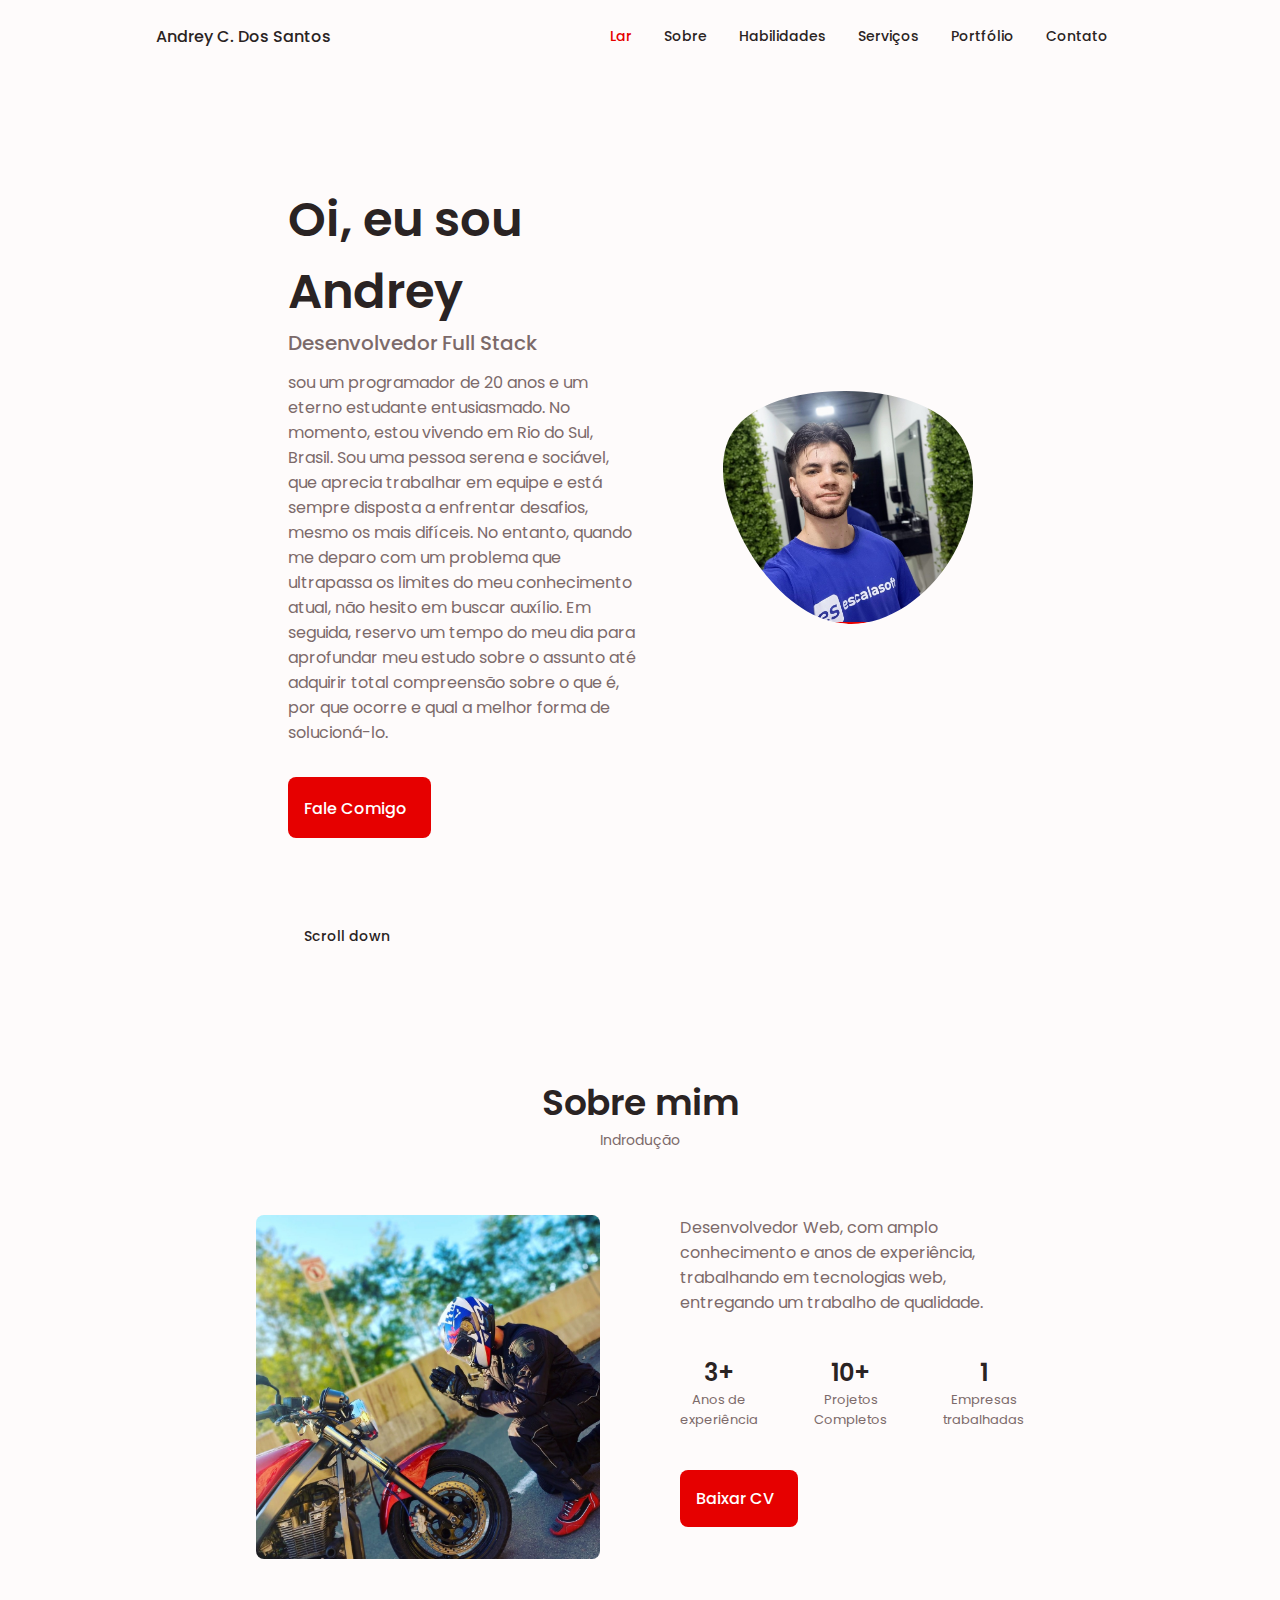
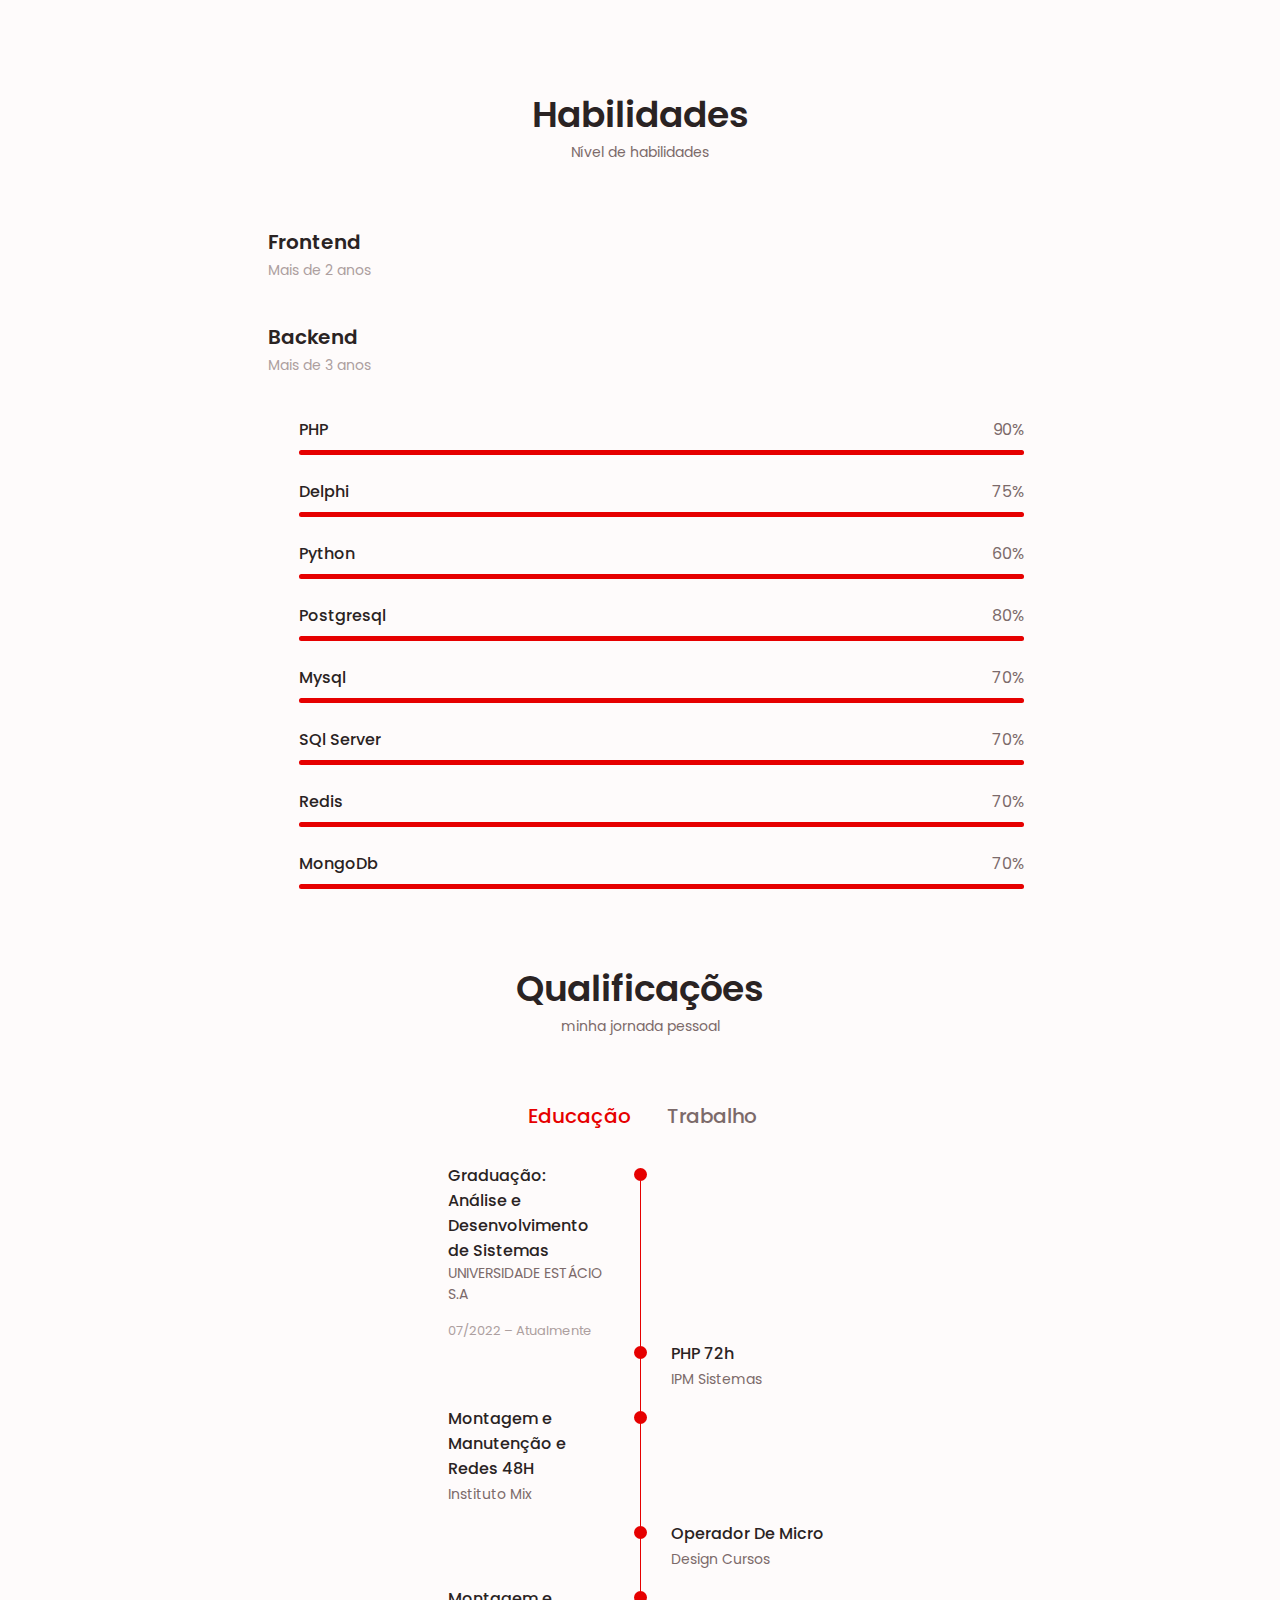
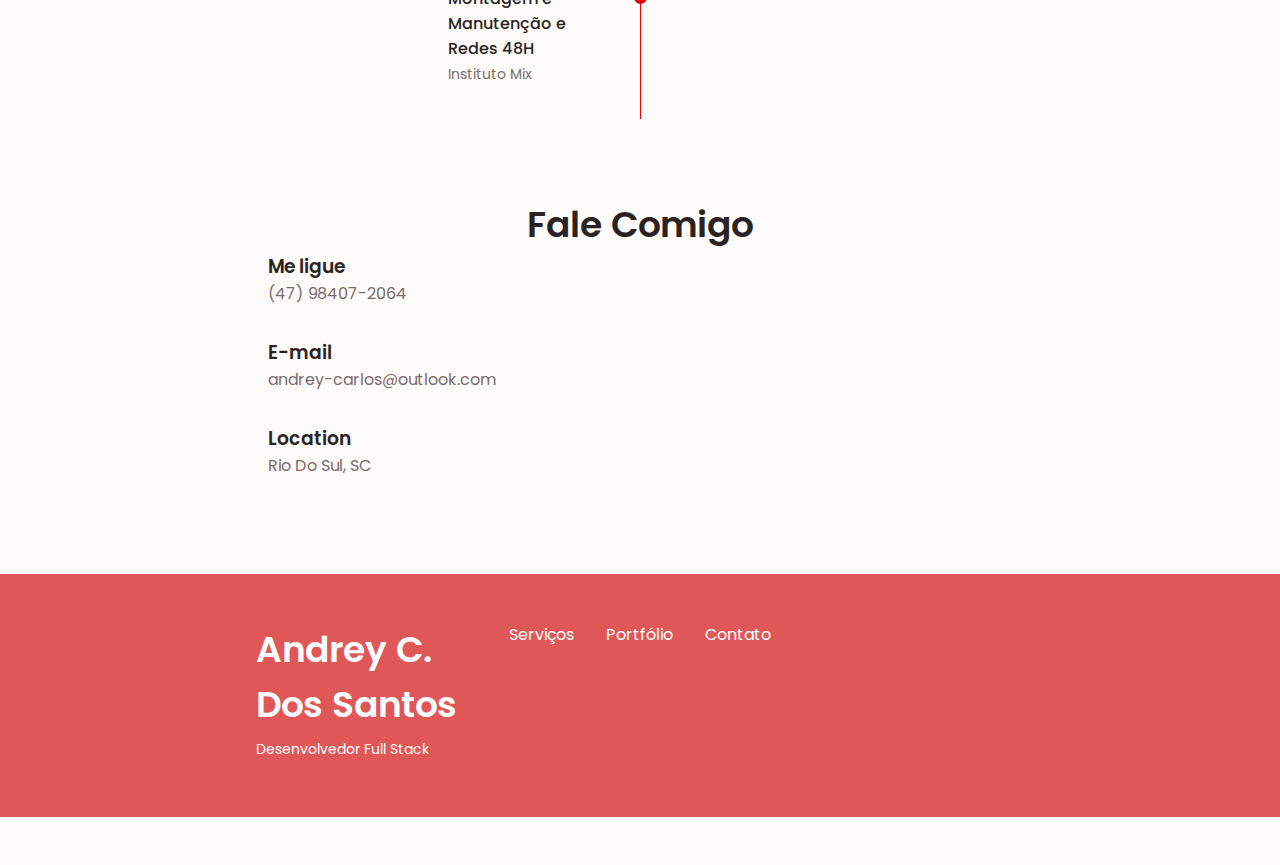
<file: index.html>
<!DOCTYPE html>
<html lang="en">

<head>
    <meta charset="UTF-8">
    <meta name="viewport" content="width=device-width, initial-scale=1.0">

    <!--==================== UNICONS ====================-->
    <link rel="stylesheet" href="https://unicons.iconscout.com/release/v4.0.0/css/line.css">

    <!--==================== SWIPER CSS ====================-->
    <link rel="stylesheet" href="assets/css/swiper-bundle.min.css">

    <!--==================== CSS ====================-->
    <link rel="stylesheet" href="assets/css/styles.css">

    <title>Andrey C. Dos Santos</title>
</head>

<body>
    <!--==================== HEADER ====================-->
    <header class="header" id="header">
        <nav class="nav container">
            <a href="#" class="nav__logo">Andrey C. Dos Santos</a>

            <div class="nav__menu" id="nav-menu">
                <ul class="nav__list grid">
                    <li class="nav__item">
                        <a href="#home" class="nav__link active-link">
                            <i class="uil uil-estate nav__icon"></i>Lar
                        </a>
                    </li>
                    <li class="nav__item">
                        <a href="#about" class="nav__link">
                            <i class="uil uil-user nav__icon"></i>Sobre
                        </a>
                    </li>
                    <li class="nav__item">
                        <a href="#skills" class="nav__link">
                            <i class="uil uil-file-alt nav__icon"></i>Habilidades
                        </a>
                    </li>
                    <li class="nav__item">
                        <a href="#services" class="nav__link">
                            <i class="uil uil-briefcase nav__icon"></i>Serviços
                        </a>
                    </li>
                    <li class="nav__item">
                        <a href="#portfolio" class="nav__link">
                            <i class="uil uil-scenery nav__icon"></i>Portfólio
                        </a>
                    </li>
                    <li class="nav__item">
                        <a href="#contact" class="nav__link">
                            <i class="uil uil-message nav__icon"></i>Contato
                        </a>
                    </li>
                </ul>
                <i class="uil uil-times nav__close" id="nav-close"></i>

            </div>

            <div class="nav__btns">

                <!-- Theme change button -->

                <i class="uil uil-moon change-theme" id="theme-button"></i>

                <div class="nav__toggle" id="nav-toggle">
                    <i class="uil uil-apps"> </i>

                </div>
            </div>
        </nav>
    </header>

    <!--==================== MAIN ====================-->
    <main class="main">
        <!--==================== HOME ====================-->
        <section class="home section" id="home">
            <div class="home__container container grid">
                <div class="home__content grid">
                    <div class="home__social">
                        <a href="http://linkedin.com/" target="_blank" class="home__social-icon">
                            <i class="uil uil-linkedin-alt"></i>
                        </a>
                        <a href="http://dribble.com" target="_blank" class="home__social-icon">
                            <i class="uil uil-dribbble"></i>
                        </a>
                        <a href="http://github.com" target="_blank" class="home__social-icon">
                            <i class="uil uil-github-alt"></i>
                        </a>
                    </div>

                    <div class="home__img">
                        <svg class="home__blob" viewBox="0 0 200 187" xmlns="http://www.w3.org/2000/svg"
                            xmlns:xlink="http://www.w3.org/1999/xlink">
                            <mask id="mask0" mask-type="alpha">
                                <path d="M190.312 36.4879C206.582 62.1187 201.309 102.826 182.328 134.186C163.346 165.547 
                                    130.807 187.559 100.226 186.353C69.6454 185.297 41.0228 161.023 21.7403 129.362C2.45775 
                                    97.8511 -7.48481 59.1033 6.67581 34.5279C20.9871 10.1032 59.7028 -0.149132 97.9666 
                                    0.00163737C136.23 0.303176 174.193 10.857 190.312 36.4879Z" />
                            </mask>
                            <g mask="url(#mask0)">
                                <path d="M190.312 36.4879C206.582 62.1187 201.309 102.826 182.328 134.186C163.346 
                                    165.547 130.807 187.559 100.226 186.353C69.6454 185.297 41.0228 161.023 21.7403 
                                    129.362C2.45775 97.8511 -7.48481 59.1033 6.67581 34.5279C20.9871 10.1032 59.7028 
                                    -0.149132 97.9666 0.00163737C136.23 0.303176 174.193 10.857 190.312 36.4879Z" />
                                <image class="home__blob-img" x="0" y="0" xlink:href="assets/img/perfil.jpg" />
                            </g>
                        </svg>
                    </div>

                    <div class="home__data">
                        <h1 class="home__title">Oi, eu sou Andrey</h1>
                        <h3 class="home__subtitle">Desenvolvedor Full Stack</h3>
                        <p class="home__description">sou um programador de 20 anos e um eterno estudante entusiasmado. No momento, estou vivendo em Rio do Sul, Brasil. Sou uma pessoa serena e sociável, que aprecia trabalhar em equipe e está sempre disposta a enfrentar desafios, mesmo os mais difíceis. No entanto, quando me deparo com um problema que ultrapassa os limites do meu conhecimento atual, não hesito em buscar auxílio. Em seguida, reservo um tempo do meu dia para aprofundar meu estudo sobre o assunto até adquirir total compreensão sobre o que é, por que ocorre e qual a melhor forma de solucioná-lo.</p>
                        <a href="#contact" class="button button-flex">
                            Fale Comigo <i class="uil uil-message button__icon"></i>
                        </a>
                    </div>
                </div>
                <div class="home__scroll">
                    <a href="#about" class="home__scroll-button button--flex">
                        <i class="uil uil-mouse-alt-2 home__scroll-mouse"></i>
                        <span class="home__scroll-name">Scroll down</span>
                        <i class="uil uil-arrow-down home__scroll-arrow"></i>
                    </a>
                </div>
            </div>
        </section>

        <!--==================== ABOUT ====================-->
        <section class="about section" id="about">
            <h2 class="section__title">Sobre mim</h2>
            <span class="section__subtitle">Indrodução</span>

            <div class="about__container container grid">
                <img src="assets/img/about.jpg" alt="" class="about__img">

                <div class="about__data">
                    <p class="about__description">Desenvolvedor Web, com amplo conhecimento
                        e anos de experiência, trabalhando em tecnologias web, entregando um trabalho de qualidade.
                    </p>

                    <div class="about__info">
                        <div>
                            <span class="about__info-title">3+</span>
                            <span class="about__info-name">Anos de <br> experiência</span>
                        </div>

                        <div>
                            <span class="about__info-title">10+</span>
                            <span class="about__info-name">Projetos <br> Completos</span>
                        </div>

                        <div>
                            <span class="about__info-title">1</span>
                            <span class="about__info-name">Empresas <br> trabalhadas</span>
                        </div>
                    </div>

                    <div class="about__buttons">
                        <a download="" href="assets/pdf/Andrey-Cv" class="button button--flex">
                            Baixar CV<i class="uil uil-download-alt button__icon"></i>
                        </a>
                    </div>
                </div>
            </div>

        </section>

        <!--==================== SKILLS ====================-->
        <section class="skills section" id="skills">
            <h2 class="section__title">Habilidades</h2>
            <span class="section__subtitle">Nível de habilidades</span>

            <div class="skills__container container grid">
                <div>
                    <!--==================== SKILLS 2 ====================-->
                    <div class="skills__content skills__close">
                        <div class="skills__header">
                            <i class="uil uil-brackets-curly skills__icon"></i>

                            <div>
                                <h1 class="skills__title">Frontend</h1>
                                <span class="skills__subtitle">Mais de 2 anos</span>
                            </div>

                            <i class="uil uil-angle-down skills__arrow"></i>
                        </div>

                        <div class="skills__list grid">
                            <div class="skills__data">
                                <div class="skills__titles">
                                    <h3 class="skills__name">HTML</h3>
                                    <span class="skills__number">90%</span>

                                </div>
                                <div class="skills__bar">
                                    <div class="skills__percentage skills__html"></div>
                                </div>

                            </div>

                            <div class="skills__data">
                                <div class="skills__titles">
                                    <h3 class="skills__name">CSS</h3>
                                    <span class="skills__number">40%</span>

                                </div>
                                <div class="skills__bar">
                                    <div class="skills__percentage skills__css"></div>
                                </div>

                            </div>

                            <div class="skills__data">
                                <div class="skills__titles">
                                    <h3 class="skills__name">JavaScript</h3>
                                    <span class="skills__number">90%</span>

                                </div>
                                <div class="skills__bar">
                                    <div class="skills__percentage skills__js"></div>
                                </div>

                            </div>

                            <div class="skills__data">
                                <div class="skills__titles">
                                    <h3 class="skills__name">Jquery</h3>
                                    <span class="skills__number">70%</span>

                                </div>
                                <div class="skills__bar">
                                    <div class="skills__percentage skills__react"></div>
                                </div>

                            </div>
                        </div>
                    </div>


                    <!--==================== SKILLS 1 ====================-->
                    <div class="skills__content skills__open">
                        <div class="skills__header">
                            <i class="uil uil-server-network skills__icon"></i>

                            <div>
                                <h1 class="skills__title">Backend</h1>
                                <span class="skills__subtitle">Mais de 3 anos</span>
                            </div>

                            <i class="uil uil-angle-down skills__arrow"></i>
                        </div>

                        <div class="skills__list grid">
                            <div class="skills__data">
                                <div class="skills__titles">
                                    <h3 class="skills__name">PHP</h3>
                                    <span class="skills__number">90%</span>

                                </div>
                                <div class="skills__bar">
                                    <div class="skills__percentage skills__php"></div>
                                </div>

                            </div>

                            <div class="skills__data">
                                <div class="skills__titles">
                                    <h3 class="skills__name">Delphi</h3>
                                    <span class="skills__number">75%</span>

                                </div>
                                <div class="skills__bar">
                                    <div class="skills__percentage skills__delphi"></div>
                                </div>

                            </div>

                            <div class="skills__data">
                                <div class="skills__titles">
                                    <h3 class="skills__name">Python</h3>
                                    <span class="skills__number">60%</span>

                                </div>
                                <div class="skills__bar">
                                    <div class="skills__percentage skills__python"></div>
                                </div>

                            </div>

                            <div class="skills__data">
                                <div class="skills__titles">
                                    <h3 class="skills__name">Postgresql</h3>
                                    <span class="skills__number">80%</span>

                                </div>
                                <div class="skills__bar">
                                    <div class="skills__percentage skills__postgresql"></div>
                                </div>

                            </div>

                            
                            <div class="skills__data">
                                <div class="skills__titles">
                                    <h3 class="skills__name">Mysql</h3>
                                    <span class="skills__number">70%</span>

                                </div>
                                <div class="skills__bar">
                                    <div class="skills__percentage skills__mysql"></div>
                                </div>

                            </div>

                            <div class="skills__data">
                                <div class="skills__titles">
                                    <h3 class="skills__name">SQl Server</h3>
                                    <span class="skills__number">70%</span>

                                </div>
                                <div class="skills__bar">
                                    <div class="skills__percentage skills__sql_server"></div>
                                </div>

                            </div>

                            <div class="skills__data">
                                <div class="skills__titles">
                                    <h3 class="skills__name">Redis</h3>
                                    <span class="skills__number">70%</span>

                                </div>
                                <div class="skills__bar">
                                    <div class="skills__percentage skills__sql_redis"></div>
                                </div>

                            </div>

                            <div class="skills__data">
                                <div class="skills__titles">
                                    <h3 class="skills__name">MongoDb</h3>
                                    <span class="skills__number">70%</span>

                                </div>
                                <div class="skills__bar">
                                    <div class="skills__percentage skills__sql_mongo_db"></div>
                                </div>

                            </div>
                    </div>
                </div>
            </div>
            </div>


            </div>
            </div>

        </section>

        <!--==================== QUALIFICATION ====================-->
        <section class="qualification__section">
            <h2 class="section__title">Qualificações</h2>
            <span class="section__subtitle">minha jornada pessoal</span>

            <div class="qualification__container container">
                <div class="qualification__tabs">
                    <div class="qualification__button button--flex qualification__active" data-target='#education'>
                        <i class="uil uil-graduation-cap qualification__icon"></i>
                        Educação
                    </div>

                    <div class="qualification__button button--flex" data-target="#work">
                        <i class="uil uil-briefcase-alt qualification__icon"></i>
                        Trabalho
                    </div>
                </div>

                <div class="qualification__sections">
            <!--==================== QUALIFICATION CONTENT 1 ====================-->
            <div class="qualification__content qualification__active" data-content id="education">
             <!--==================== QUALIFICATION 1 ====================--> 
             <div class="qualification__data">
                 <div>
                     <h3 class="qualification__title">Graduação:<br/>Análise e Desenvolvimento de Sistemas</h3>
                     <span class="qualification__subtitle">UNIVERSIDADE ESTÁCIO S.A</span>
                     <div class="qualification__calendar">
                        <i class="uil uil-calendar-alt"></i>
                        07/2022 – Atualmente
                     </div>
                 </div>

                 <div>
                     <span class="qualification__rounder"></span>
                     <span class="qualification__line"></span>
                 </div>
             </div>
             
             <!--==================== QUALIFICATION 2 ====================--> 
             <div class="qualification__data">
                <div></div>
                <div>
                   <span class="qualification__rounder"></span>
                   <span class="qualification__line"></span>
                </div>

                <div>
                    <h3 class="qualification__title">PHP 72h</h3>
                    <span class="qualification__subtitle">IPM Sistemas</span>
                    <div class="qualification__calendar">
                    </div>
                </div>
            </div> 

            <!--==================== QUALIFICATION 3 ====================--> 
            <div class="qualification__data">
                <div>
                    <h3 class="qualification__title">Montagem e Manutenção e Redes 48H</h3>
                    <span class="qualification__subtitle">Instituto Mix</span>
                </div>

                <div>
                    <span class="qualification__rounder"></span>
                    <span class="qualification__line"></span>
                </div>
            </div> 

            <!--==================== QUALIFICATION 4 ====================--> 
            <div class="qualification__data">
                <div></div>
                <div>
                    <span class="qualification__rounder"></span>
                    <span class="qualification__line"></span>
                </div>

                <div>
                    <h3 class="qualification__title">Operador De Micro</h3>
                    <span class="qualification__subtitle">Design Cursos</span>
                </div>

                
            </div>

            <!--==================== QUALIFICATION 5 ====================--> 
            <div class="qualification__data">
                <div>
                    <h3 class="qualification__title">Montagem e Manutenção e Redes 48H</h3>
                    <span class="qualification__subtitle">Instituto Mix</span>
                </div>

                <div>
                    <span class="qualification__rounder"></span>
                    <span class="qualification__line"></span>
                </div>
            </div> 

            </div>
            
            <!--==================== QUALIFICATION CONTENT 2 ====================-->
            <div class="qualification__content" data-content id="work">
                <!--==================== QUALIFICATION 1 ====================--> 
                <div class="qualification__data">
                    <div>
                        <h3 class="qualification__title">Desenvolvedor Delphi</h3>
                        <span class="qualification__subtitle">IPM Sistemas</span>
                        <div class="qualification__calendar">
                           <i class="uil uil-calendar-alt"></i>
                           2022 - 2023
                        </div>
                    </div>
   
                    <div>
                        <span class="qualification__rounder"></span>
                        <span class="qualification__line"></span>
                    </div>
                </div>
                
                <!--==================== QUALIFICATION 2 ====================--> 
                <div class="qualification__data">
                   <div></div>
                   <div>
                      <span class="qualification__rounder"></span>
                      <span class="qualification__line"></span>
                   </div>
   
                   <div>
                       <h3 class="qualification__title">Desenvolvedor Web Full-Stack</h3>
                       <span class="qualification__subtitle">IPM Sistemas</span>
                       <div class="qualification__calendar">
                          <i class="uil uil-calendar-alt"></i>
                          2020-2022
                       </div>
                   </div>
               </div> 
   
               <!--==================== QUALIFICATION 3 ====================--> 
               <div class="qualification__data">
                   <div>
                       <h3 class="qualification__title">Jovem Aprendiz </h3>
                       <span class="qualification__subtitle">IPM Sistemas</span>
                       <div class="qualification__calendar">
                          <i class="uil uil-calendar-alt"></i>
                          2020 - 2020
                       </div>
                   </div>
   
                   <div>
                       <span class="qualification__rounder"></span>
                       <!-- <span class="qualification__line"></span> -->
                   </div>
               </div> 
          
               </div> 
             
               </div>
            </div>
        </section>
      
        <!--==================== CONTACT ME ====================-->
        <section class="contact section" id="contact">
            <h2 class="section__title">Fale Comigo</h2>

            <div class="contact__container container grid">
                <div>
                    <div class="contact__information">
                        <i class="uil uil-phone-alt contact__icon"></i>

                        <div>
                            <h3 class="contact__title">Me ligue</h3>
                            <span class="contatc__subtitle">(47) 98407-2064</span>
                        </div>
                    </div>

                    <div class="contact__information">
                        <i class="uil uil-envelope contact__icon"></i>

                        <div>
                            <h3 class="contact__title">E-mail</h3>
                            <span class="contatc__subtitle">andrey-carlos@outlook.com</span>
                        </div>
                    </div>

                    <div class="contact__information">
                        <i class="uil uil-map-marker contact__icon"></i>

                        <div>
                            <h3 class="contact__title">Location</h3>
                            <span class="contatc__subtitle">Rio Do Sul, SC</span>
                        </div>
                    </div>
                </div>
            </div>

        </section>
    </main>

    <!--==================== FOOTER ====================-->
    <footer class="footer">

        <div class="footer__bg">
            <div class="footer__container container grid">
                <div>
                    <h1 class="footer__title">Andrey C. Dos Santos</h1>
                    <span class="footer__subtitle">Desenvolvedor Full Stack</span>
                </div>

                <ul class="footer__links">
                    <li>
                        <a href="#services" class="footer__link">Serviços</a>
                    </li>
                    <li>
                        <a href="#portfolio" class="footer__link">Portfólio</a>
                    </li>
                    <li>
                        <a href="#contact" class="footer__link">Contato</a>
                    </li>
                </ul>
            </div>
        </div>

    </footer>

    <!--==================== SCROLL TOP ====================-->
    <a href="#" class="scrollup" id="scroll-up">
        <i class="uil uil-arrow-up scrollup__icon"></i>
    </a>
    

    <!--==================== SWIPER JS ====================-->
    <script src="assets/js/swiper-bundle.min.js"></script>

    <!--==================== MAIN JS ====================-->
    <script src="assets/js/main.js"></script>
</body>

</html>
</file>
<file: assets/css/styles.css>
/*==================== GOOGLE FONTS ====================*/
@import url('https://fonts.googleapis.com/css2?family=Poppins:wght@400;500;600&display=swap');

/*==================== VARIABLES CSS ====================*/
:root {
    --header-height: 3rem;

    /*========== Colors ==========*/
    /* Change favorite color */
    --hue-color: 0; /*Purple 250 - Green 142 - Blue 230 - Pink 340*/

    /* HSL color mode */
    --first-color: hsl(var(--hue-color), 100%, 45%);
    --first-color-second: hsl(var(--hue-color), 69%, 61%) ;
    --first-color-alt: hsl(var(--hue-color), 57%, 53%);
    --first-color-lighter: hsl(var(--hue-color), 92%, 85%);
    --title-color: hsl(var(--hue-color), 9%, 15%);
    --text-color: hsl(var(--hue-color), 8%, 45%);
    --text-color-light: hsl(var(--hue-color), 8%, 65%);
    --input-color: hsl(var(--hue-color), 70%, 96%);
    --body-color: hsl(var(--hue-color), 60%, 99%);
    --container-color: hsl(var(--hue-color), 100%, 98%);
    --scroll-bar-color: hsl(var(--hue-color), 12%, 90%);
    --scroll-thumb-color: hsl(var(--hue-color), 12%, 80%);

    /*========== Font and typography ==========*/
    --body-font: 'Poppins', sans-serif;

    /* .5rem = 8px, 1rem = 16px, 1.5rem = 24px ... */
    --big-font-size: 2rem;
    --h1-font-size: 1.5rem;
    --h2-font-size: 1.25rem;
    --h3-font-size: 1.125rem;
    --normal-font-size: .938rem;
    --small-font-size: .813rem;
    --smaller-font-size: .75rem;

    /*========== Font weight ==========*/
    --font-medium: 500;
    --font-semi-bold: 600;

    /*========== Margenes Bottom ==========*/
    /* .25rem = 4px, .5rem = 8px, .75rem = 12px ... */
    --mb-0-25: .25rem;
    --mb-0-5: .5rem;
    --mb-0-75: .75rem;
    --mb-1: 1rem;
    --mb-1-5: 1.5rem;
    --mb-2: 2rem;
    --mb-2-5: 2.5rem;
    --mb-3: 3rem;

    /*========== z index ==========*/
    --z-tooltip: 10;
    --z-fixed: 100;
    --z-modal: 1000;
}

/* Font size for large devices */
@media screen and (min-width: 968px) {
    :root {
        --big-font-size: 3rem;
        --h1-font-size: 2.25rem;
        --h2-font-size: 1.5rem;
        --h3-font-size: 1.25rem;
        --normal-font-size: 1rem;
        --small-font-size: .875rem;
        --smaller-font-size: .813rem;
    }
}

/*========== Variables Dark theme ==========*/
body.dark-theme {
    /* HSL color mode */
--first-color-second: hsl(var(--hue-color), 30%, 8%);
--title-color: hsl(var(--hue-color), 8%, 95%);
--text-color: hsl(var(--hue-color), 8%, 45%);
--text-color-light: hsl(var(--hue-color), 8%, 75%);
--input-color: hsl(var(--hue-color), 29%, 16%);
--body-color: hsl(var(--hue-color), 28%, 12%);
--container-color: hsl(var(--hue-color), 29%, 16%);
--scroll-bar-color: hsl(var(--hue-color), 12%, 48%);
--scroll-thumb-color: hsl(var(--hue-color), 12%, 36%);
}


/*========== Button Dark/Light ==========*/
.nav__btns {
    display: flex;
    align-items: center;

}

.change-theme {
    font-size: 1.25rem;
    color: var(--title-color);
    margin-right: var(--mb-1);
    cursor: pointer;
}

.change-theme:hover {
    color: var(--first-color);
}



/*==================== BASE ====================*/
* {
    box-sizing: border-box;
    padding: 0;
    margin: 0;
}

html {
    scroll-behavior: smooth;
}

body {
    margin: 0 0 var(--header-height) 0;
    font-family: var(--body-font);
    font-size: var(--normal-font-size);
    background-color: var(--body-color);
    color: var(--text-color);
}

h1, h2, h3, h4 {
    color: var(--title-color);
    font-weight: var(--font-semi-bold);
}

ul {
    list-style: none;
}

a {
    text-decoration: none;
}

img {
    max-width: 100%;
    height: auto;
}

/*==================== REUSABLE CSS CLASSES ====================*/
.section {
    padding: 2rem 0 4rem;

}

.section__title {
    font-size: var(--h1-font-size);
}

.section__subtitle {
    display: block;
    font-size: var(--small-font-size);
    margin-bottom: var(--mb-3);
}

.section__title, .section__subtitle {
    text-align: center;
}

/*==================== LAYOUT ====================*/
.container {
    max-width: 768px;
    margin-left: var(--mb-1-5);
    margin-right: var(--mb-1-5);
}

.grid {
    display: grid;
    gap: 1.5rem;
}

.header {
    width: 100%;
    position: fixed;
    bottom: 0;
    left: 0;
    z-index: var(--z-fixed);
    background-color: var(--body-color);

}

/*==================== NAV ====================*/

.nav {
    max-width: 968px;
    height: var(--header-height);
    display: flex;
    justify-content: space-between;
    align-items: center; 

}

.nav__logo, .nav__toggle {
    color: var(--title-color);
    font-weight: var(--font-medium);
}

.nav__logo:hover {
    color: var(--first-color)
}

.nav__toggle {
    font-size: 1.1rem;
    cursor: pointer;

}

.nav__toggle:hover {
    color: var(--first-color);
}

@media screen and (max-width: 767px) {
    .nav__menu {
        position: fixed;
        bottom: -100%;
        left: 0;
        width: 100%;
        background-color: var(--body-color);
        padding: 2rem, 1.5rem, 4rem;
        box-shadow: 0 -1px 4px rgba(0,0,0,.15);
        border-radius: 1.5rem 1.5rem 0 0;
        transition: .3s;
    }
}

.nav__list {
    grid-template-columns: repeat(3, 1fr);
    gap: 2rem;
}

.nav__link {
    display: flex;
    flex-direction: column;
    align-items: center;
    font-size: var(--small-font-size);
    color: var(--title-color);
    font-weight: var(--font-medium);

}

.nav__link:hover {
    color: var(--first-color);
}

.nav__icon {
    font-size: 1.2rem;
}

.nav__close {
    position: absolute;
    right: 1.3rem;
    bottom: .5rem;
    font-size: 1.5rem;
    cursor: pointer;
    color: var(--first-color)
}

.nav__close:hover {
    color: var(--first-color-alt)
}
/* show menu */
.show-menu{
    bottom: 0
}

/* Active link */
.active-link {
    color: var(--first-color);
}

/* Change background header */
.scroll-header {
    box-shadow: 0 -1px 4px rgba(0,0,0, .15);
    
}

/*==================== HOME ====================*/
.home__container {
    gap: 1rem;
}

.home__content{
    grid-template-columns: .5fr 3fr;
    padding-top: 3.5rem;
    align-items: center;
}



.home__social {
    display: grid;
    grid-template-columns: max-content;
    row-gap: 1rem;
}

.home__social-icon {
    font-size: 1.25rem;
    color: var(--first-color);
}

.home__social-icon:hover {
    color: var(--first-color-alt)
}

.home__blob {
    width: 270px;
    fill: var(--first-color);
}

.home__blob-img {
    width: 200px;
}

.home__data {
    grid-column: 1/3;
}

.home__title {
    font-size: var(--big-font-size);
}

.home__subtitle {
    font-size: var(--h3-font-size);
    color: var(--text-color);
    font-weight: var(--font-medium);
    margin-bottom: var(--mb-0-75);
}

.home__description {
    margin-bottom: var(--mb-2);
}

.home__scroll-button {
    color: var(--first-color);
    transition: 3s;

}

.home__scroll-button:hover {
    transform: translateY(0.25rem);
}

.home__scroll-mouse {
    font-size: 2rem;

}

.home__scroll-name {
    font-size: var(--small-font-size);
    color: var(--title-color);
    font-weight: var(--font-medium);
    margin-right: var(--mb-0-25);

}

.home__scroll-arrow {
    font-size: 1.25rem;

}
/*==================== BUTTONS ====================*/

.button {
    display: inline-block;
    background-color: var(--first-color);
    color: #FFFF;
    padding: 1rem;
    border-radius: .5rem;
    font-weight: var(--font-medium);

}

.button:hover {
    background-color: var(--first-color-alt);
}

.button__icon {
    font-size: 1.2rem;
    margin-left: var(--mb-0-5);
    transition: .3s;
}

.button--white {
    background-color: #FFF;
    color: var(--first-color)
}

.button--white:hover {
    background-color: #FFF;
}

.button--flex {
    display: inline-flex;
    align-items: center;
    transition: .3s;

}

.button--small {
    padding: .75rem 1rem;
}

.button--link {
    padding: 0;
    background-color: transparent;
    color: var(--first-color);
}

.button--link:hover {
    background-color: transparent;
    color: var(--first-color-alt);
}


/*==================== ABOUT ====================*/
.about__img {
    width: 200px;
    border-radius: .5rem;
    justify-self: center;
    align-self: center;

}

.about__description {
    text-align: center;
    margin-bottom: var(--mb-2-5);

}

.about__info {
    display: flex;
    justify-content: space-evenly;
    margin-bottom: var(--mb-2-5);
}

.about__info-title {
    font-size: var(--h2-font-size);
    font-weight: var(--font-semi-bold);
    color: var(--title-color);
}

.about__info-name {
    font-size: var(--smaller-font-size);

}

.about__info-title, .about__info-name {
    display: block;
    text-align: center;

}

.about__buttons {
    display: flex;
    justify-content: center;
}

/*==================== SKILLS ====================*/
.skills__container {
    row-gap: 0;
}

.skills__header {
    display: flex;
    align-items: center;
    margin-bottom: var(--mb-2-5);
    cursor: pointer;
}

.skills__icon, .skills__arrow {
    font-size: 2rem;
    color: var(--first-color);

}

.skills__icon {
    margin-right: var(--mb-0-75);

}

.skills__title {
    font-size: var(--h3-font-size);
}

.skills__subtitle {
    font-size: var(--small-font-size);
    color: var(--text-color-light);

}

.skills__arrow {
    margin-left: auto;
    transition: .4s;

}

.skills__list {
    row-gap: 1.5rem;
    padding-left: 2.7rem;
}

.skills__titles {
    display: flex;
    justify-content: space-between;
    margin-bottom: var(--mb-0-5)
}

.skills__name {
    font-size: var(--normal-font-size);
    font-weight: var(--font-medium);
}

.skills__bar, .skills__percentage {
    height: 5px;
    border-radius: .25rem;

}

.skills__bar {
    background-color: var(--first-color-lighter);

}

.skills__percentage {
    display: block;
    background-color: var(--first-color);
}

.skills__html {
    width: 100%;
}

.skills__close .skills__list {
    
    height: 0;
    overflow: hidden;

}

.skills__open .skills__list {
    height: max-content;
    margin-bottom: var(--mb-2-5);

}

.skills__open .skills__arrow {
    transform: rotate(-180deg);
}
/*==================== QUALIFICATION ====================*/
.qualification__tabs {
    display: flex;
    justify-content: space-evenly;
    margin-bottom: var(--mb-2)
}

.qualification__button {
    font-size: var(--h3-font-size);
    font-weight: var(--font-medium);
    cursor: pointer
}

.qualification__button:hover {
    color: var(--first-color);
}

.qualification__icon {
    font-size: 1.8rem;
    margin-right: var(--mb-0-25);
}

.qualification__data {
    display: grid;
    grid-template-columns: 1fr max-content 1fr;
    column-gap: 1.5rem;
}

.qualification__title {
    font-size: var(--normal-font-size);
    font-weight: var(--font-medium);
}

.qualification__subtitle {
    display: inline-block;
    font-size: var(--small-font-size);
    margin-bottom: var(--mb-1);
}

.qualification__calendar {
    font-size: var(--smaller-font-size);
    color: var(--text-color-light);
    /* margin-bottom: var(--mb-1) */

}

.qualification__rounder {
    display: inline-block;
    width: 13px;
    height: 13px;
    background-color: var(--first-color);
    border-radius: 50%;
}

.qualification__line {
    display: block;
    width: 1px;
    height: 100%;
    background-color: var(--first-color);
    transform: translate(6px, -7px)
}

.qualification__content[data-content] {
    display: none;

}

.qualification__active[data-content] {
    display: block;
}

.qualification__button.qualification__active {
    color: var(--first-color)
}



/*==================== SERVICES ====================*/
.services__container {
    gap: 1.5rem;
    grid-template-columns: repeat(2, 1fr);
}

.services__content {
    position: relative;
    background-color: var(--container-color);
    padding: 3.5rem .5rem 1.25rem 1.5rem;
    border-radius: .25rem;
    box-shadow: 0 2px 4px rgba(0,0,0,.15);
    transition: .3s;
}

.services__content:hover {
    box-shadow: 0 4px 8px rgba(0,0,0, .30)
}

.services__icon {
    display: block;
    font-size: 1.5rem;
    color: var(--first-color);
    margin-bottom: var(--mb-1);
}

.services__title {
    font-size: var(--h3-font-size);
    margin-bottom: var(--mb-1);
    font-weight: var(--font-medium);
}

.services__button {
    cursor: pointer;
    font-size: var(--small-font-size);
}

.services__button:hover .button__icon {
    transform: translateX(.25rem);
}

.services__modal {
    position: fixed;
    top: 0;
    left: 0;
    right: 0;
    bottom: 0;
    background-color: rgba(0, 0, 0, .5);
    display: flex;
    align-items: center;
    justify-content: center;
    padding: 0 1rem;
    z-index: var(--z-modal);
    opacity: 0; 
    visibility: hidden;
    transition: .3s
}

.services__modal-content {
    position: relative;
    background-color: var(--container-color);
    padding: 1.5rem;
    border-radius: .5rem;
}

.services__modal-services {
    row-gap: 1rem;
}

.services__modal-service {
    display: flex;
}

.services__modal-title {
    font-size: var(--h3-font-size);
    font-weight: var(--font-medium);
    margin-bottom: var(--mb-1-5);
}

.services__modal-close {
    position: absolute;
    top: 1rem;
    right: 1rem;
    font-size: 1.5rem;
    color: var(--first-color);
    cursor: pointer;
}

.services__modal-icon {
    color: var(--first-color);
    margin-right: var(--mb-0-25);

}

/* Active Modal */
.active-modal {
    opacity: 1;
    visibility: visible;
}

/*==================== PORTFOLIO ====================*/
.portfolio__container {
    overflow: initial;
}

.portfolio__content {
    padding: 0 1.5rem;
}

.portfolio__img {
    width: 265px;
    border-radius: .5rem;
    justify-self: center;
}

.portfolio__title {
    font-size: var(--h3-font-size);
    margin-bottom: var(--mb-0-5);
}

.portfolio__description {
    margin-bottom: var(--mb-0-75);
}

.portfolio__button:hover .button__icon {
    transform: translateX(.25rem);
}

.swiper-button-prev::after, .swiper-button-next::after {
    content: '';
}

.swiper-portfolio-icon {
    font-size: 2rem;
    color: var(--first-color);
}

.swiper-button-prev {
    left: -.5rem;
}

.swiper-button-next {
    right: -.5rem;
}

.swiper-container-horizontal > .swiper-pagination-bullets {
    bottom: -2.5rem;
}

.swiper-pagination-bullet-active {
    background-color: var(--first-color);

}

.swiper-button-prev, 
.swiper-button-next,
.swiper-pagination-bullet {
    outline: none;
}
/*==================== PROJECT IN MIND ====================*/
.project {
    text-align: center;
}

.project__bg {
    background-color: var(--first-color-second);
    padding-top: 3rem;
}

.project__title {
    font-size: var(--h2-font-size);
    margin-bottom: var(--mb-0-75);
}

.project__description {
    margin-bottom: var(--mb-1-5);

}

.project__title, .project__description {
    color: #FFF;
}

.project__img {
    width: 232px;
    justify-self: center;
}

/*==================== TESTIMONIAL ====================*/
.testimonial__data, .testimonial__header {
    display: flex;
}

.testimonial__data {
    justify-content: space-between;
    margin-bottom: var(--mb-1);
}

.testimonial__img {
    width: 60px;
    height: 60px;
    border-radius: 50%;
    margin-right: var(--mb-0-75);
}

.testimonial__name {
    font-size: var(--h3-font-size);
    font-weight: var(--font-medium);
}

.testimonial__client {
    font-size: var(--small-font-size);
    color: var(--text-color-light);
}

.testimonial__description {
    margin-bottom: var(--mb-2-5);
}

.testimonial__icon-star {
    color: var(--first-color)
}

.swiper-container .swiper-pagination-testimonial {
    bottom: 0
}

/*==================== CONTACT ME ====================*/
.contact__container {
    row-gap: 3rem;
}

.contact__information {
    display: flex;
    margin-bottom: var(--mb-2)
}

.contact__icon {
    font-size: 1.5rem;
    color: var(--first-color);
    margin-right: var(--mb-0-75);
}

.content__title {
    font-size: var(--h3-font-size);
    font-weight: var(--font-medium);
}

.contact__subtitle {
    font-size: var(--small-font-size);
    color: var(--text-color-light);
}

.contact__content {
    background-color: var(--input-color);
    border-radius: .5rem;
    padding: .75rem 1rem .25rem;
}

.contact__label {
    font-size: var(--smaller-font-size);
    color: var(--title-color);
}

.contact__input {
    width: 100%;
    background-color: var(--input-color);
    color: var(--text-color);
    font-family: var(--body-font);
    font-size: var(--normal-font-size);
    border: none;
    outline: none;
    padding: .25rem .5rem .5rem 0;
}

/*==================== FOOTER ====================*/
.footer {
    padding-top: 2rem;
}

.footer__container {
    row-gap: 3.5rem;
}

.footer__bg {
    background-color: var(--first-color-second);
    padding: 2rem 0 3rem;
}

.footer__title {
    font-size: var(--h1-font-size);
    margin-bottom: var(--mb-0-25);

}

.footer__subtitle {
    font-size: var(--small-font-size);
}

.footer__links {
    display: flex;
    flex-direction: column;
    row-gap: 1.5rem;
}

.footer__link:hover {
    color: var(--first-color-lighter);
}

.footer__social {
    font-size: 1.25rem;
    margin-right: var(--mb-1-5);
}

.footer__social:hover {
    color: var(--first-color-lighter);
}

.footer__copy {
    font-size: var(--smaller-font-size);
    text-align: center;
    color: var(--text-color-light);
    margin-top: var(--mb-3)
}

.footer__title,
.footer__subtitle,
.footer__link,
.footer__social {
    color: #FFF;
}

/*========== SCROLL UP ==========*/
.scrollup {
    position: fixed;
    right: 1rem;
    bottom: -20%;
    background-color: var(--first-color);
    opacity: .8;
    padding: 0 .3rem;
    border-radius: .4rem;
    z-index: var(--z-tooltip);
    transition: .4s;
}

.scrollup:hover {
    background-color: var(--first-color-alt);
}

.scrollup__icon {
    font-size: 1.5rem;
    color: #FFF;
}

/* Show scroll */
.show-scroll {
    bottom: 5rem;
}

/*========== SCROLL BAR ==========*/
::-webkit-scrollbar {
    width: .60rem;
    background-color: var(--scroll-bar-color);
    border-radius: .5rem;
}

::-webkit-scrollbar-thumb {
    background-color: var(--scroll-thumb-color);
    border-radius: .5rem;
}

::-webkit-scrollbar-thumb:hover {
    background-color: var(--text-color-light);
}

/*==================== MEDIA QUERIES ====================*/
/* For small devices */
@media screen and (max-width: 350px) {
    .container {
        margin-left: var(--mb-1);
        margin-right: var(--mb-1);
    }
    .nav__menu {
        padding: 2rem .25rem 4rem;
    }

    .nav__list {
        column-gap: 0;
    }
    .home__content {
        grid-template-columns: .25fr 3fr;
    }

    .home__blob {
        width: 180px;
    }

    .skills__title {
        font-size: var(--normal-font-size);
    }
    .qualification__data {
        gap: .5rem;
    }

    .services__container {
        grid-template-columns: max-content;
        justify-content: center;
    }

    .services__content {
        padding-right: 3.5rem;
    }
    .services__modal {
        padding: 0 .5rem;
    }

    .project__img {
        width: 200px;
    }

    .testimonial__header,
    .testimonial__data {
        flex-direction: column;
        align-items: center;
    }

    .testimonial__img {
        margin-right: 0;
        margin-bottom: var(--mb-0-25);
    }

    .testimonial__data,
    .testimonial__description {
        text-align: center;
    }
}

/* For medium devices */
@media screen and (min-width: 568px) {
    .home__content {
        grid-template-columns: max-content 1fr 1fr;
    }
    .home__data {
        grid-column: initial;
    }
    .home__img {
        order: 1;
        justify-self: center;
    }

    .about__container,
    .skills_container,
    .portfolio__content,
    .project__container,
    .contact__container,
    .footer__container {
        grid-template-columns: repeat(2, 1fr);
    }

    .qualification__sections {
        display: grid;
        grid-template-columns: .6fr;
        justify-content: center;
    }

    @media screen and (min-width: 768px) {
        .container {
            margin-left: auto;
            margin-right: auto;
        }

        .body {
            margin: 0;
        }
        .section {
            padding: 6rem 0 2rem;
        }
        .section__subtitle {
            margin-bottom: 4rem;
        }
        .header {
            top: 0;
            bottom: initial;
        }

        .header,
        .main,
        .footer__container {
            padding: 0 1rem;
        }

        .nav {
            height: calc(var(--header-height) + 1.5rem);
            column-gap: 1rem;
        }
        .nav__icon,
        .nav__close,
        .nav__toggle {
            display: none;
        }

        .nav__list {
            display: flex;
            column-gap: 2rem;
        }

        .nav__menu {
            margin-left: auto;
        }
        .change-theme {
            margin: 0;
        }

        .home__container {
            row-gap: 5rem;
        }

        .home__content {
            padding-top: 5.5rem;
            column-gap: 2rem;
        }
        .home__blob {
            width: 200px;
        }
        .home__scroll {
            display: block;
        }
        .home__scroll-button {
            margin-left: 3rem;
        }
        .about__container {
            column-gap: 5rem; 
        }
        .about__img {
            width: 350px;
        }
        .about__description {
            text-align: initial;
        }
        .about__info {
            justify-content: space-between;
        }
        .about__buttons {
            justify-content: initial;
        }
        .qualification__tabs {
            justify-content: center;

        }
        .qualification__button {
            margin: 0 var(--mb-1)
        }

        .qualification__sections {
            grid-template-columns: .5fr
        }
        .services__container {
            grid-template-columns: repeat(3, 218px);
            justify-content: center;
        }
        .services__icon {
            font-size: 2rem;
        }
        .services__content {
            padding: 6rem 0 2rem 2.5rem;
        }

        .services__modal-content {
            width: 450px;
        }
        .portfolio__img {
            width: 320px;
        }
        .portfolio__content {
            align-items: center;
        }
        .project {
            text-align: initial;
        }
        .project__bg {
            background: none;
        }
        .project__container {
            background-color: var(--first-color-second);
            border-radius: 1rem;
            padding: 3rem 2.5rem 0;
            grid-template-columns: 1fr max-content;
            column-gap: 3rem;
        }
        .project__data {
            padding-top: .8rem;
        }
        .footer__container {
            grid-template-columns: repeat(3, 1fr);
        }
        .footer__bg {
            padding: 3rem 0 3.5rem; 
        }

        .footer__links {
            flex-direction: row;
            column-gap: 2rem;
        }
        .footer__socials {
            justify-self: flex-end;
        }
        .footer__copy {
            margin-top: 4.5rem;
        }

    }
}

/* For large devices */
@media screen and (min-width: 1024px) {
    .header,
    .main,
    .footer__container {
        padding: 0;
    }
    .home__blob {
        width: 250px;
    }
    .home__social {
        transform: translateX(-6rem);
    }
    .services__container {
        grid-template-columns: repeat(3, 238px);
    }
    .portfolio__content {
        column-gap: 5rem;
    }
    .swiper-portfolio-icon {
        font-size: 3.5rem;
    }
    .swiper-button-prev {
        left: 3.5rem;
    }
    .swiper-button-next {
        right: 3.5rem;
    }
    .swiper-container-horizontal > .swiper-pagination-bullets {
        bottom: -4.5rem
    }

    .contact__form {
        width: 460px; 
    }
    .contact__inputs {
        grid-template-columns: repeat(2, 1fr);
    }
}
</file>
